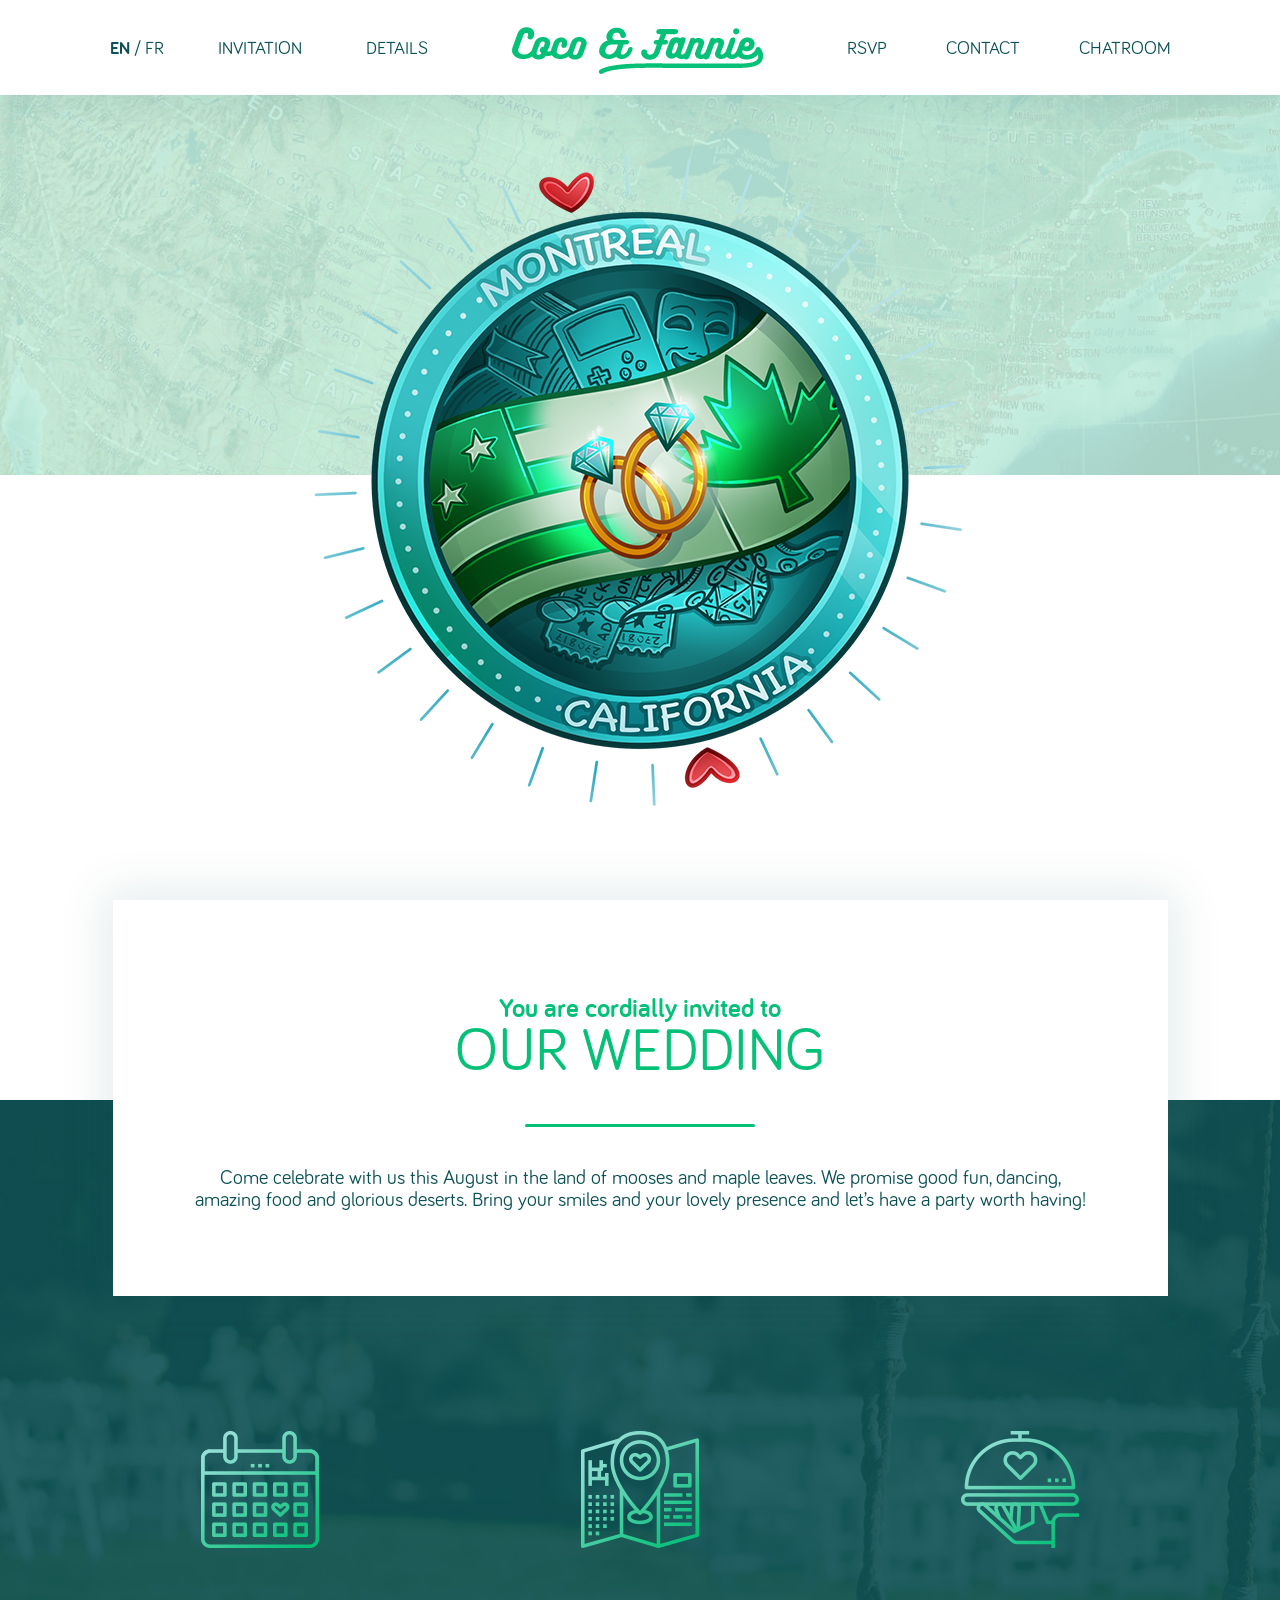
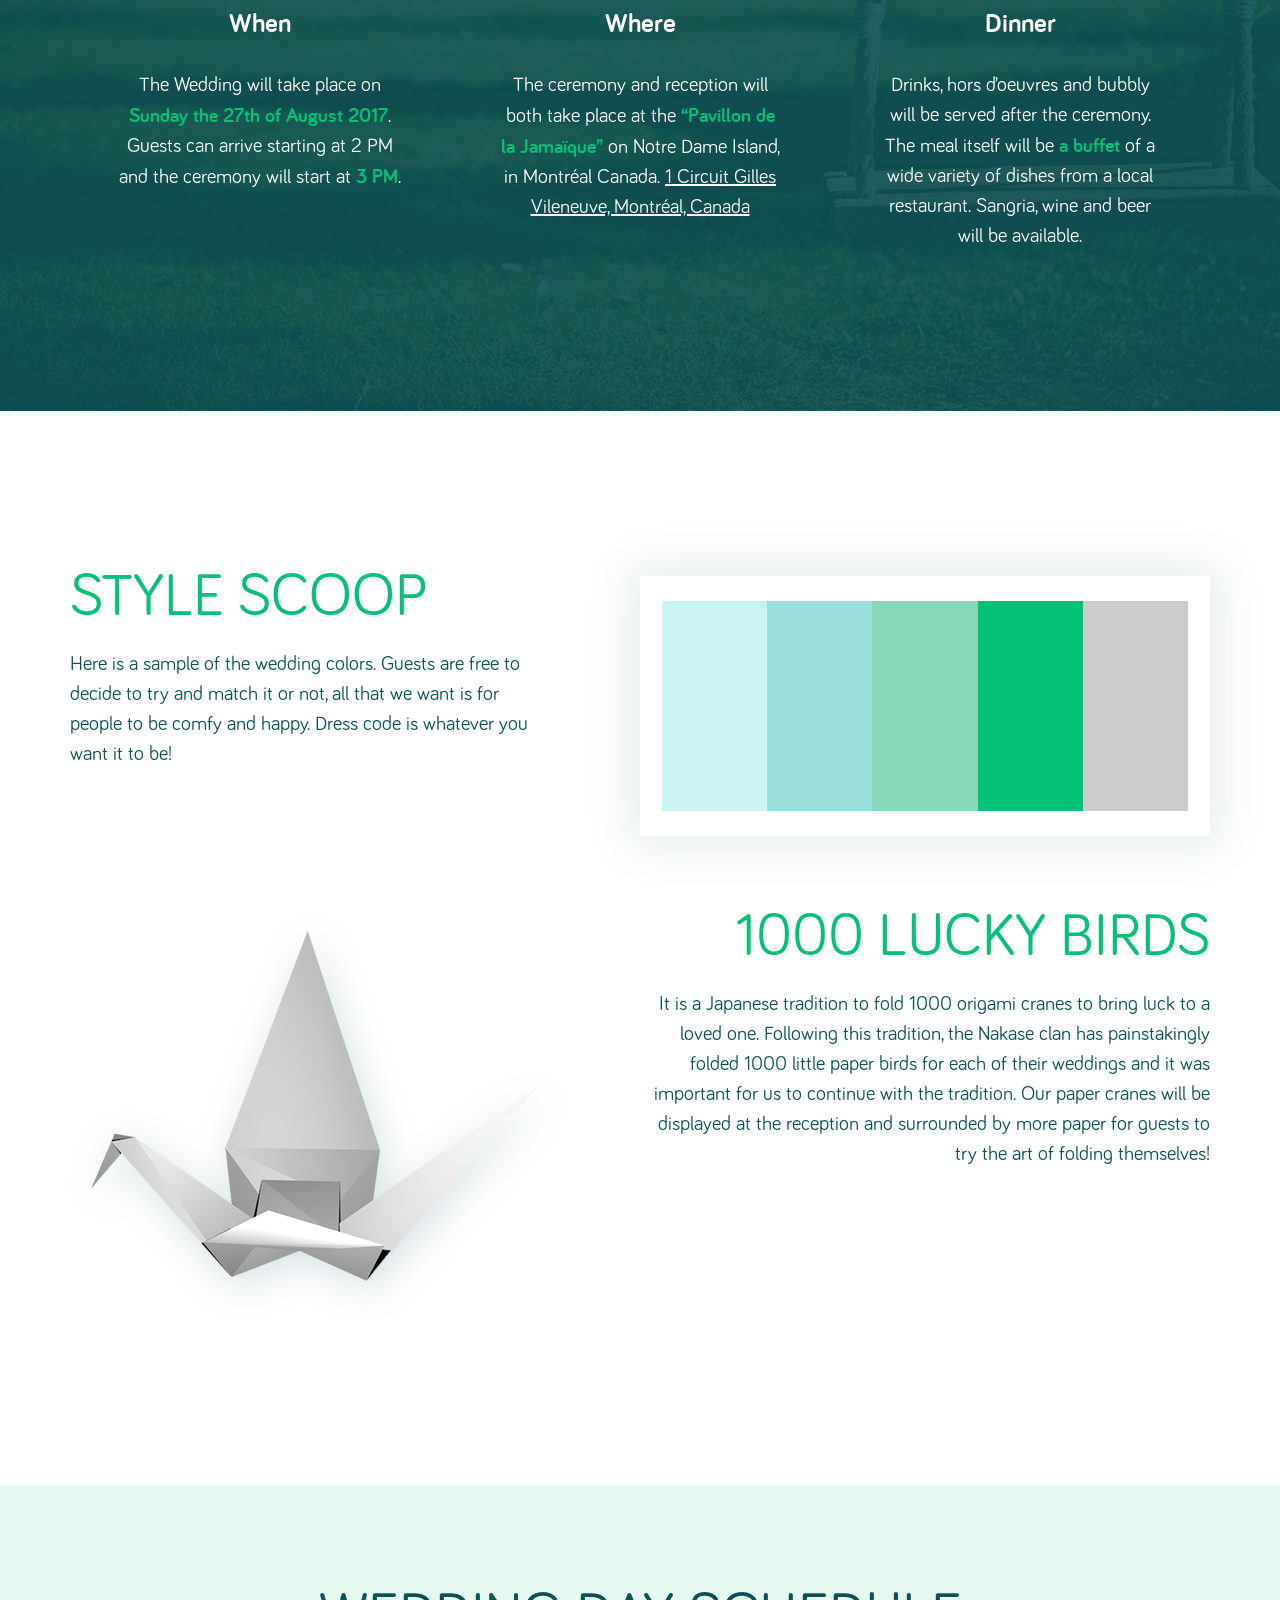
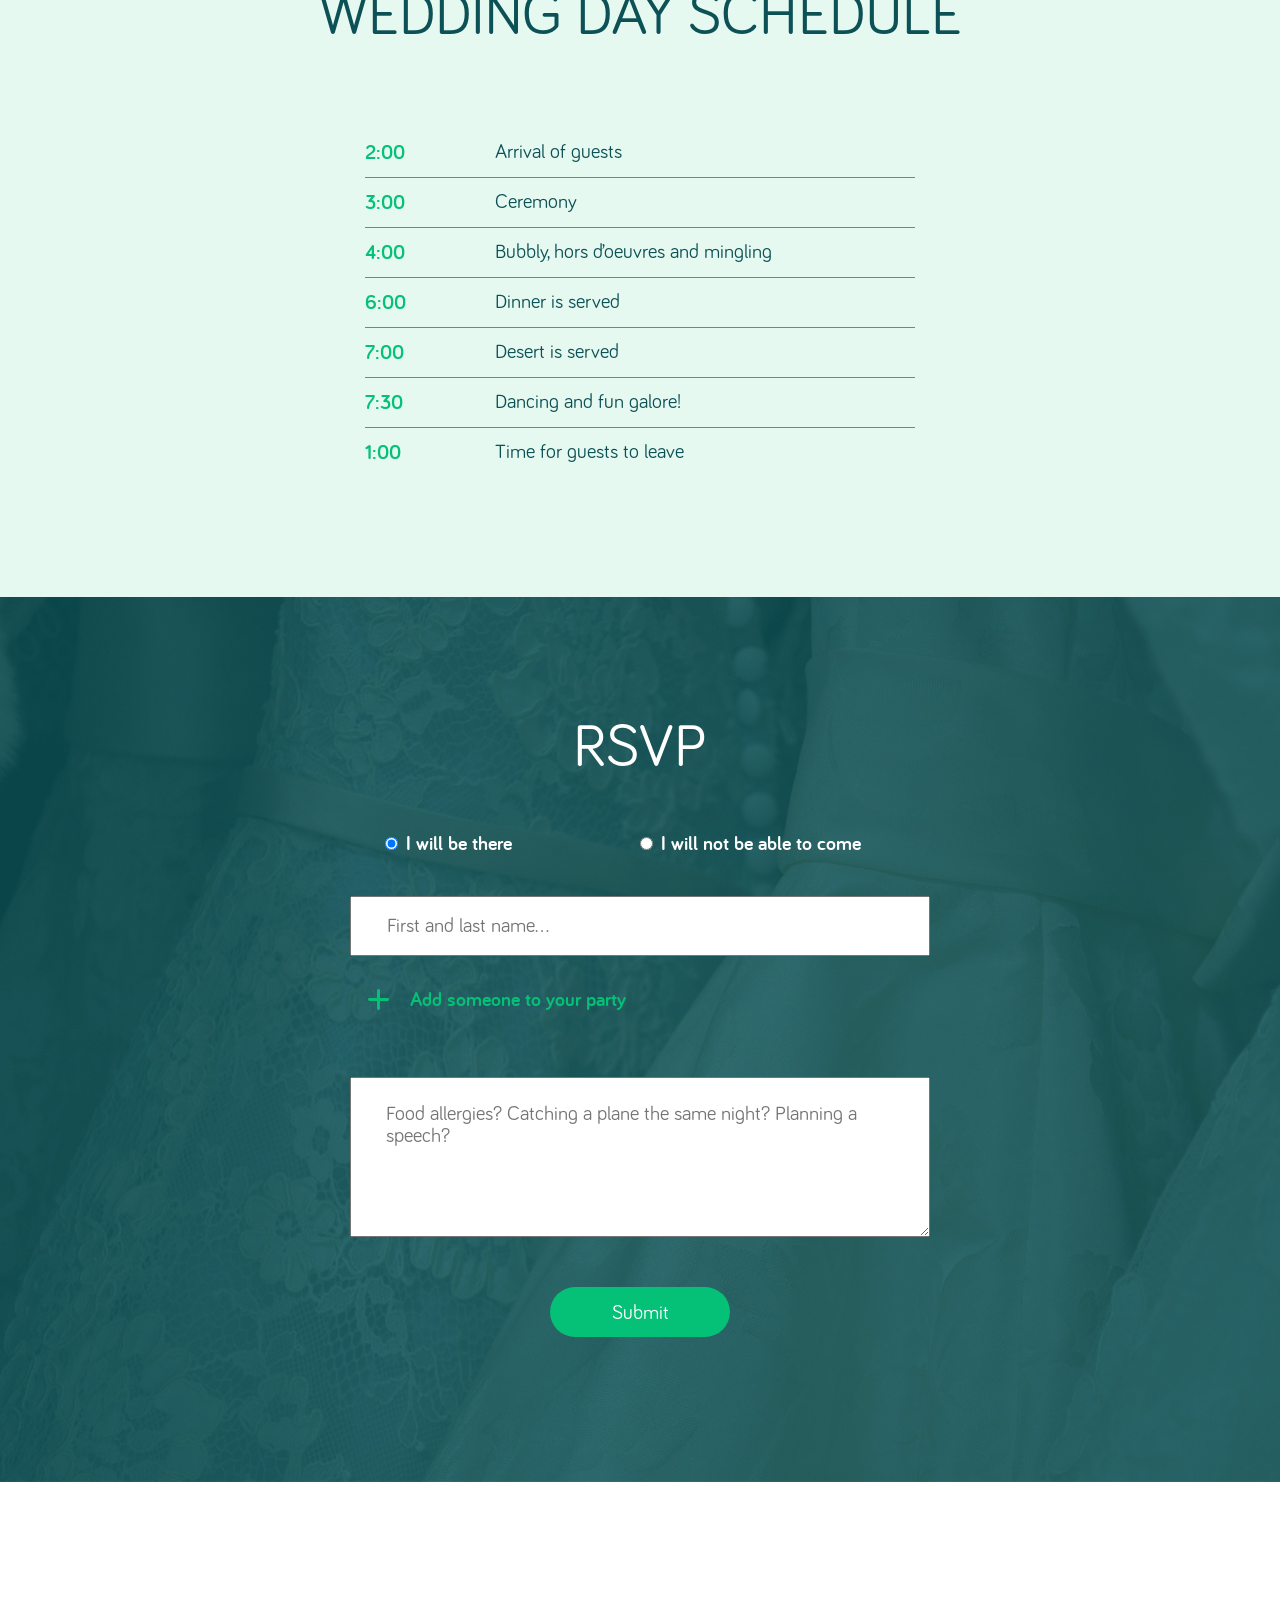
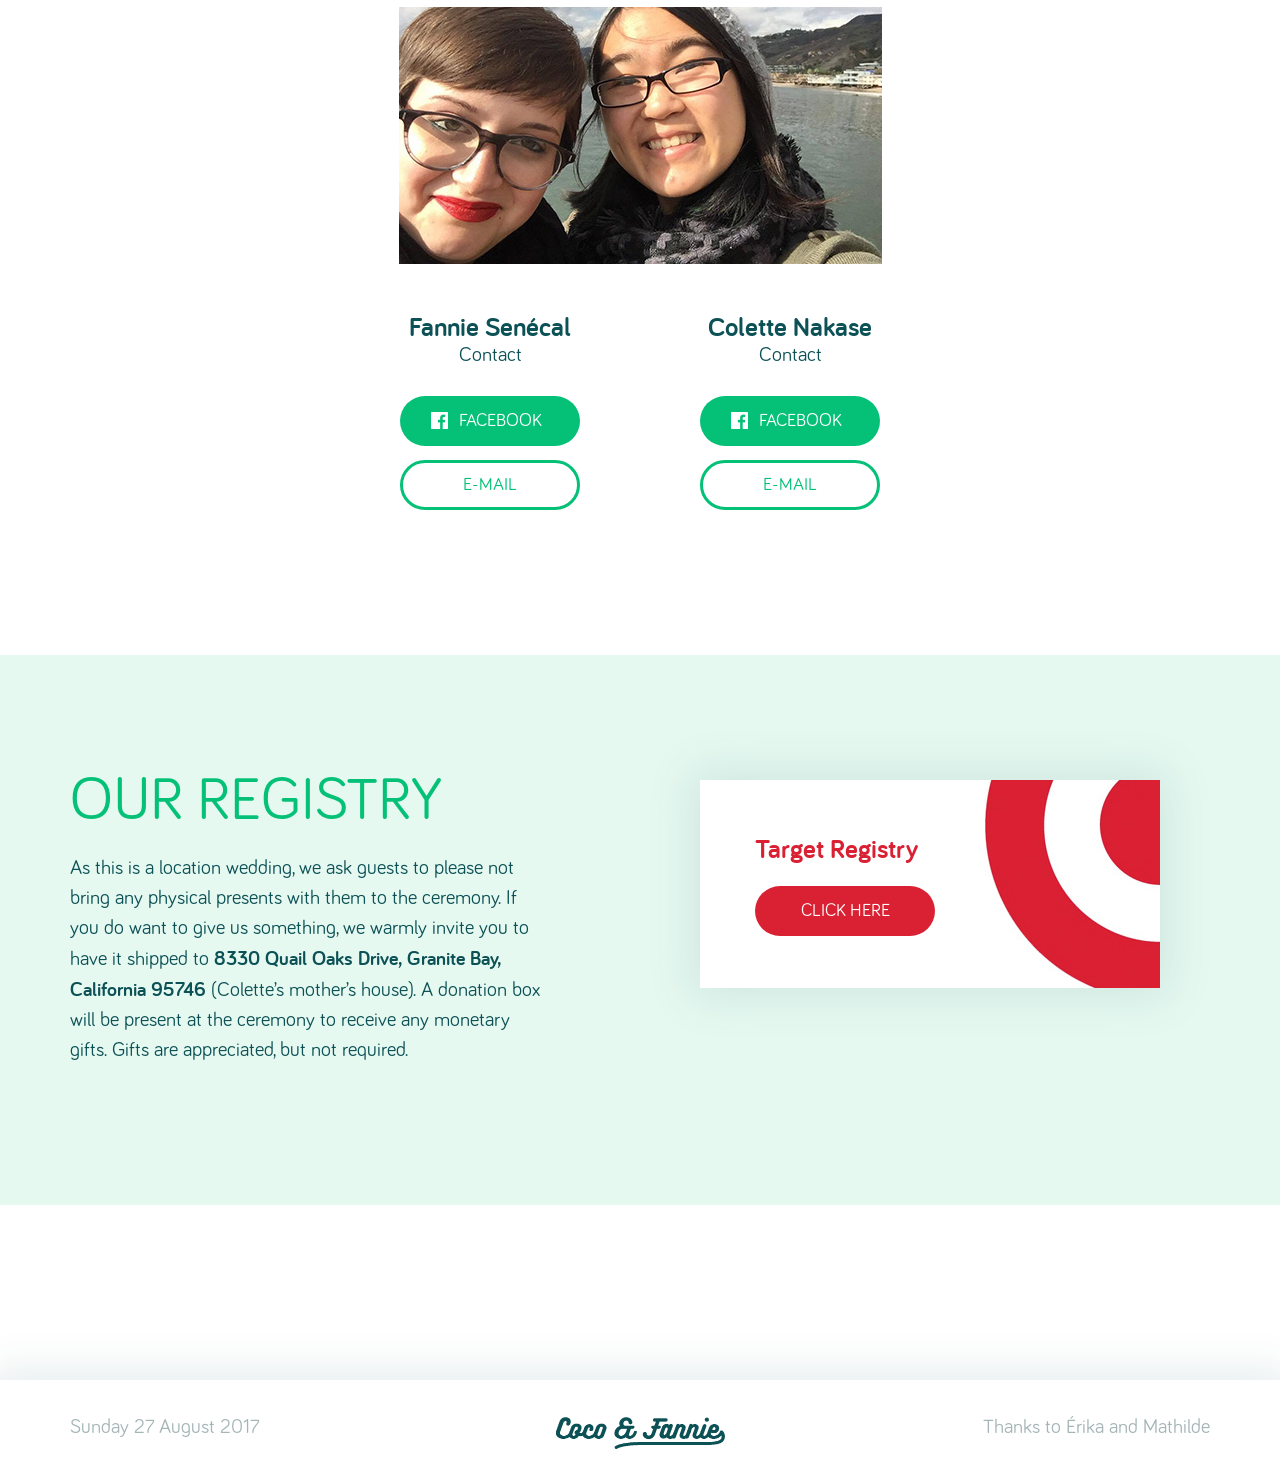
<file: en/index.html>
<!DOCTYPE html>
<html lang="en">
    <head>
        <meta charset="UTF-8">
        <title></title>
        <link rel="stylesheet" type="text/css" href="../styles/compiled/styles.css?4">
        <script src="../bower_components/jquery/dist/jquery.min.js"></script>
        <link rel="stylesheet" type="text/css" href="../bower_components/html5-placeholder-polyfill/dist/placeholder_polyfill.min.css">
        <script src="../bower_components/html5-placeholder-polyfill/dist/placeholder_polyfill.jquery.min.js"></script>
    </head>
    <body>

        <div id="fb-root"></div>
        <script>(function(d, s, id) {
          var js, fjs = d.getElementsByTagName(s)[0];
          if (d.getElementById(id)) return;
          js = d.createElement(s); js.id = id;
          js.src = "//connect.facebook.net/en_US/sdk.js#xfbml=1&version=v2.8&appId=1459578170728253";
          fjs.parentNode.insertBefore(js, fjs);
        }(document, 'script', 'facebook-jssdk'));</script>

        <header>
            <div class="centered-container">
                <span class="lang"><strong>EN</strong> / <a href="../fr/">FR</a></span>
                <a class="invitation" href="#invitation">Invitation</a>
                <a class="ou" href="#ou-quand-quoi">Details</a>
                <img src="../images/logo-header.png">
                <a class="rsvp" href="#rsvp">RSVP</a>
                <a class="contact" href="#contact">Contact</a>
                <a class="msg" href="#msg">Chatroom</a>
            </div>
        </header>
        <div class="logo-container">
            <div class="bg"></div>
            <img src="../images/logo.png"class="logo">
        </div>
        <div class="info-zone1" id="invitation">
            <div class="bg"></div>
            <div class="centered-container">
                <div class="box">
                    <h1>You are cordially invited to<br/> <span>Our Wedding</span></h1>
                    <div class="separator"></div>
                    <p>
                        Come celebrate with us this August in the land of mooses and maple leaves. We promise good fun, dancing, amazing food and glorious deserts. Bring your smiles and your lovely presence and let’s have a party worth having!
                    </p>
                </div>
                <div class="infos group">
                    <div class="info">
                        <img src="../images/icon-calendrier.png">
                        <h2>When</h2>
                        <p>The Wedding will take place on <strong>Sunday the 27th of August 2017</strong>. Guests can arrive starting at 2 PM and the ceremony will start at <strong>3 PM</strong>.</p>
                    </div>
                    <div class="info">
                        <img src="../images/icon-map.png">
                        <h2>Where</h2>
                        <p>
                            The ceremony and reception will both take place at the <strong>“Pavillon de la Jamaïque”</strong> on Notre Dame Island, in Montréal Canada. <a href="https://www.google.ca/maps/search/1+Circuit+Gilles+Villeneuve,+Ile+Notre-Dame,+Montr%C3%A9al,+Canada/@45.5034872,-73.5301003,17z/data=!3m1!4b1" target="_blank">1 Circuit Gilles Vileneuve, Montréal, Canada</a>
                        </p>
                    </div>
                    <div class="info">
                        <img src="../images/icon-buffet.png">
                        <h2>Dinner</h2>
                        <p>Drinks, hors d’oeuvres and bubbly will be served after the ceremony. The meal itself will be <strong>a buffet</strong> of a wide variety of dishes from a local restaurant. Sangria, wine and beer will be available.</p>
                    </div>
                </div>
            </div>
        </div>
        <div class="color-zone" id="ou-quand-quoi">
            <div class="centered-container">
                <div class="row group">
                    <div class="left">
                        <h1>
                            <span>STYLE SCOOP</span>
                        </h1>
                        <p>
                            Here is a sample of the wedding colors. Guests are free to decide to try and match it or not, all that we want is for people to be comfy and happy. Dress code is whatever you want it to be!
                        </p>
                    </div>
                    <div class="right">
                        <div class="colors group">
                            <div class="color color1"></div>
                            <div class="color color2"></div>
                            <div class="color color3"></div>
                            <div class="color color4"></div>
                            <div class="color color5"></div>
                        </div>
                    </div>
                </div>
                <div class="row group second">
                    <div class="left">
                        <img src="../images/crane.png" class="crane">
                    </div>
                    <div class="right">
                        <h1>
                            <span>1000 LUCKY BIRDS</span>
                        </h1>
                        <p>
                            It is a Japanese tradition to fold 1000 origami cranes to bring luck to a loved one. Following this tradition, the Nakase clan has painstakingly folded 1000 little paper birds for each of their weddings and it was important for us to continue with the tradition. Our paper cranes will be displayed at the reception and surrounded by more paper for guests to try the art of folding themselves!
                        </p>
                    </div>
                </div>
            </div>
        </div>
        
        <div class="schedule-zone">
            <div class="centered-container">
                <h1>
                    <span>WEDDING DAY SCHEDULE</span>
                </h1>
                <div class="list">
                    <div class="item"><div class="time">2:00</div><div class="text">Arrival of guests</div></div>
                    <div class="item"><div class="time">3:00</div><div class="text">Ceremony</div></div>
                    <div class="item"><div class="time">4:00</div><div class="text">Bubbly, hors d’oeuvres and mingling</div></div>
                    <div class="item"><div class="time">6:00</div><div class="text">Dinner is served</div></div>
                    <div class="item"><div class="time">7:00</div><div class="text">Desert is served</div></div>
                    <div class="item"><div class="time">7:30</div><div class="text">Dancing and fun galore!</div></div>
                    <div class="item"><div class="time">1:00</div><div class="text">Time for guests to leave</div></div>
                </div>
            </div>
        </div>
        
        <div class="rsvp-zone" id="rsvp">
            <div class="bg"></div>
            <div class="centered-container">
                <h1><span>RSVP</span></h1>
                <div class="form">
                    <div class="checkbox">
                        <label><input type="radio" name="available" value="yes" checked/> I will be there</label>
                        <label><input type="radio" name="available" value="no"/> I will not be able to come</label>
                    </div>
                    <input type="text" class="name name1" placeholder="First and last name...">
                    <input type="text" class="name name2" placeholder="First and last name...">
                    <input type="text" class="name name3" placeholder="First and last name...">
                    <input type="text" class="name name4" placeholder="First and last name...">
                    <input type="text" class="name name5" placeholder="First and last name...">
                    <a href="#" class="add-name bt">Add someone to your party</a>
                    <textarea class="comments" placeholder="Food allergies? Catching a plane the same night? Planning a speech?"></textarea>
                    <div class="submit-container"><input class="submit bt" type="submit"  value="Submit" /></div>
                </div>
                <div class="form-complete hidden">
                    <h2>Thank you for your presence!</h2>
                </div>
            </div>
        </div>
        <div class="profiles-zone" id="contact">
            <div class="centered-container">
                <div class="photo-container">
                    <img src="../images/photo-profile.jpg">
                </div>
                <div class="list group">
                    <div class="profile">
                        <div class="name">Fannie Senécal</div>
                        <div class="label">Contact</div>
                        <a target="_blank" href="https://www.facebook.com/profile.php?id=707054148" class="facebook bt">Facebook</a>
                        <a id="fannie-email" href="#" class="email bt">E-mail</a>
                        <script type="text/javascript">
                            document.getElementById('fannie-email').href="mailto:" + "fannie.senecal" + "@" + "gmail.com"
                        </script>
                    </div>
                     <div class="profile">
                        <div class="name">Colette Nakase</div>
                        <div class="label">Contact</div>
                        <a target="_blank" href="https://www.facebook.com/coco.nakase" class="facebook bt">Facebook</a>
                        <a id="colette-email" href="#" class="email bt">E-mail</a>
                        <script type="text/javascript">
                            document.getElementById('colette-email').href="mailto:" + "cocomoco94" + "@" + "yahoo.com"
                        </script>
                    </div>
                </div>
            </div>
        </div>
        <div class="target-zone" id="msg">
            <div class="centered-container group">
                <div class="left">
                    <h1>
                        <span>OUR REGISTRY</span>
                    </h1>
                    <p>
                        As this is a location wedding, we ask guests to please not bring any physical presents with them to the ceremony. If you do want to give us something, we warmly invite you to have it shipped to <strong>8330 Quail Oaks Drive, Granite Bay, California 95746</strong> (Colette’s mother’s house). A donation box will be present at the ceremony to receive any monetary gifts. Gifts are appreciated, but not required.
                    </p>
                </div>
                <div class="right">
                    <div class="box">
                        <div class="bg"></div>
                        <div class="content">
                            <h2>Target Registry</h2>
                            <a target="_blank" href="https://www-secure.target.com/gift-registry/gift/CocoandFannie" class="bt">Click here</a> <!-- Click here -->
                        </div>
                    </div>
                </div>
            </div>
        </div>
        <div class="facebook-zone">
            <div class="centered-container">
                <div class="fb-comments" data-href="http://cocoandfannieswedding.com" data-width="1140" data-numposts="10" data-order-by="reverse_time"></div>
            </div>
        </div>
        <footer>
            <div class="centered-container">
                <div class="left">
                    Sunday 27 August 2017
                </div>
                <div class="center">
                    <img src="../images/logo-footer.png" />
                </div>
                <div class="right">
                    Thanks to Érika and Mathilde
                </div>
            </div>
        </footer>
        <div class="debug"></div>

        <script src="../js/form.js"></script>
        <script src="../js/menu.js"></script>
    </body>
</html>
</file>
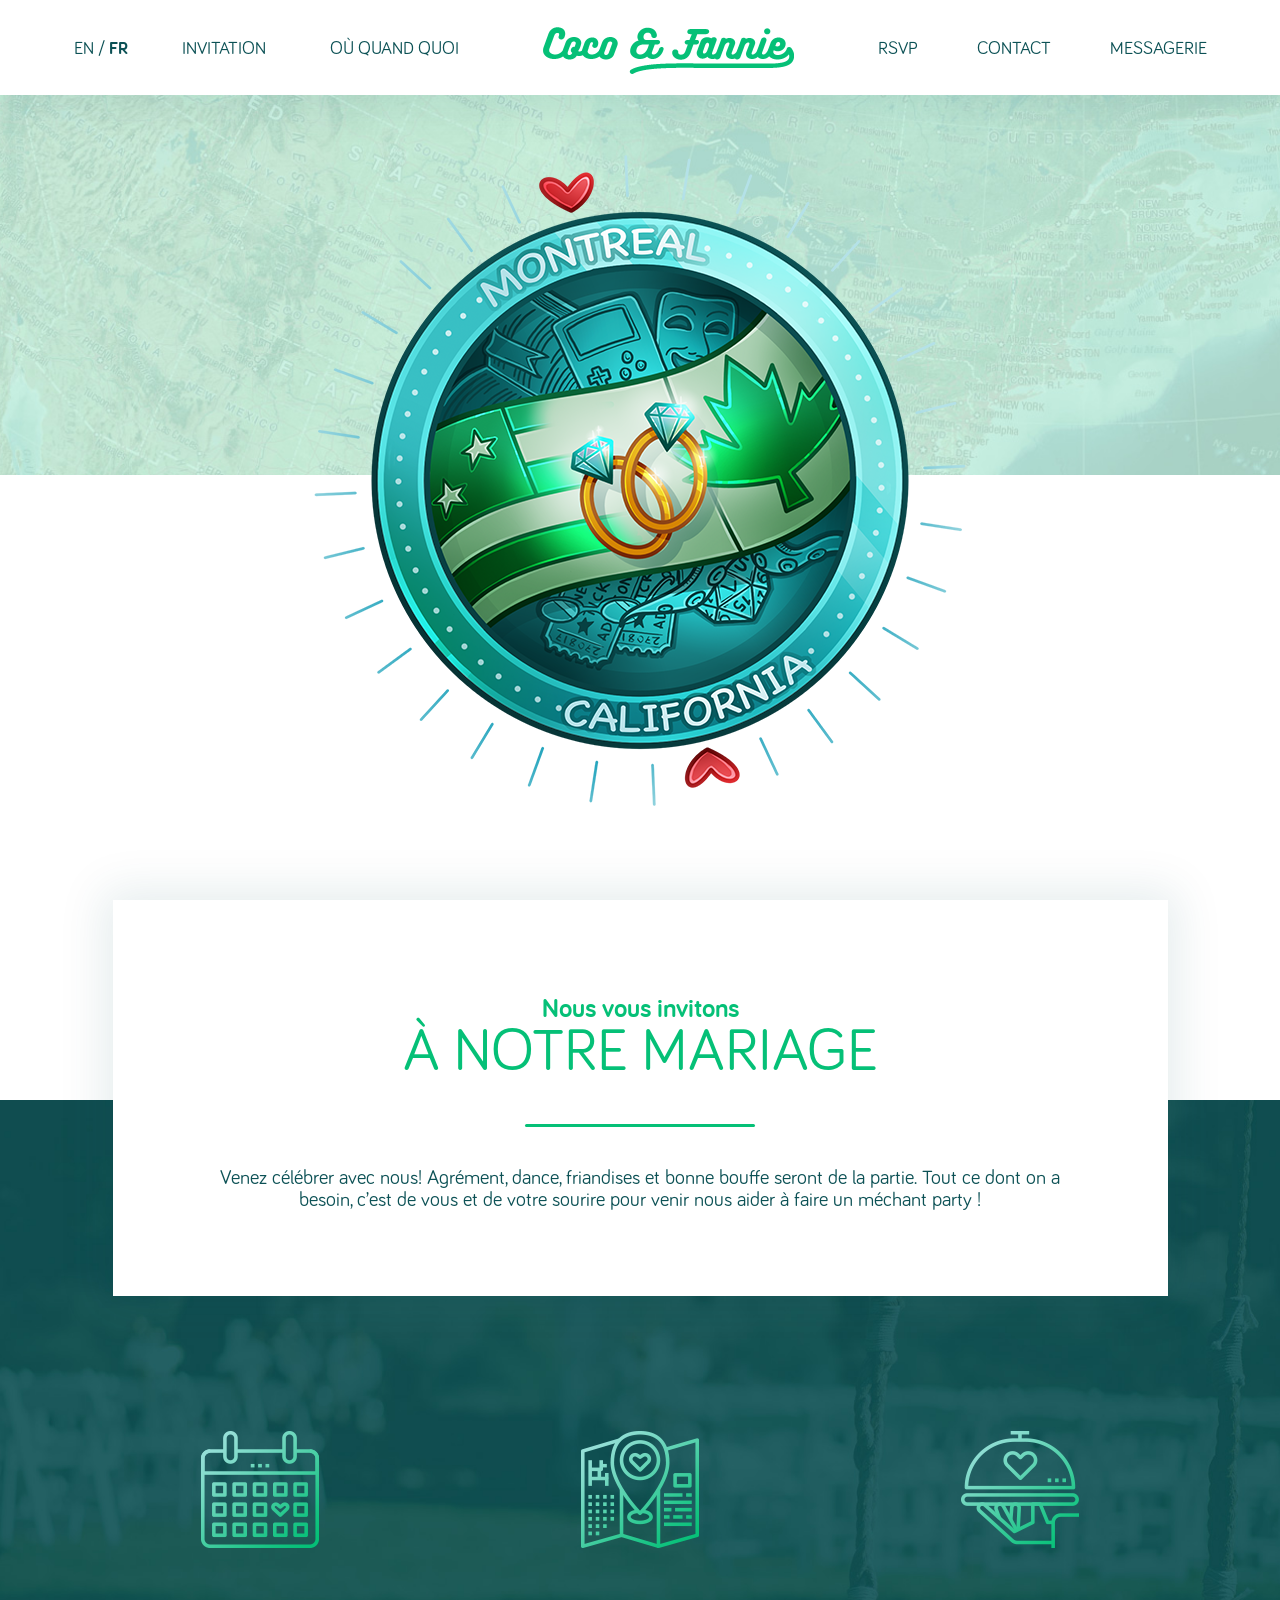
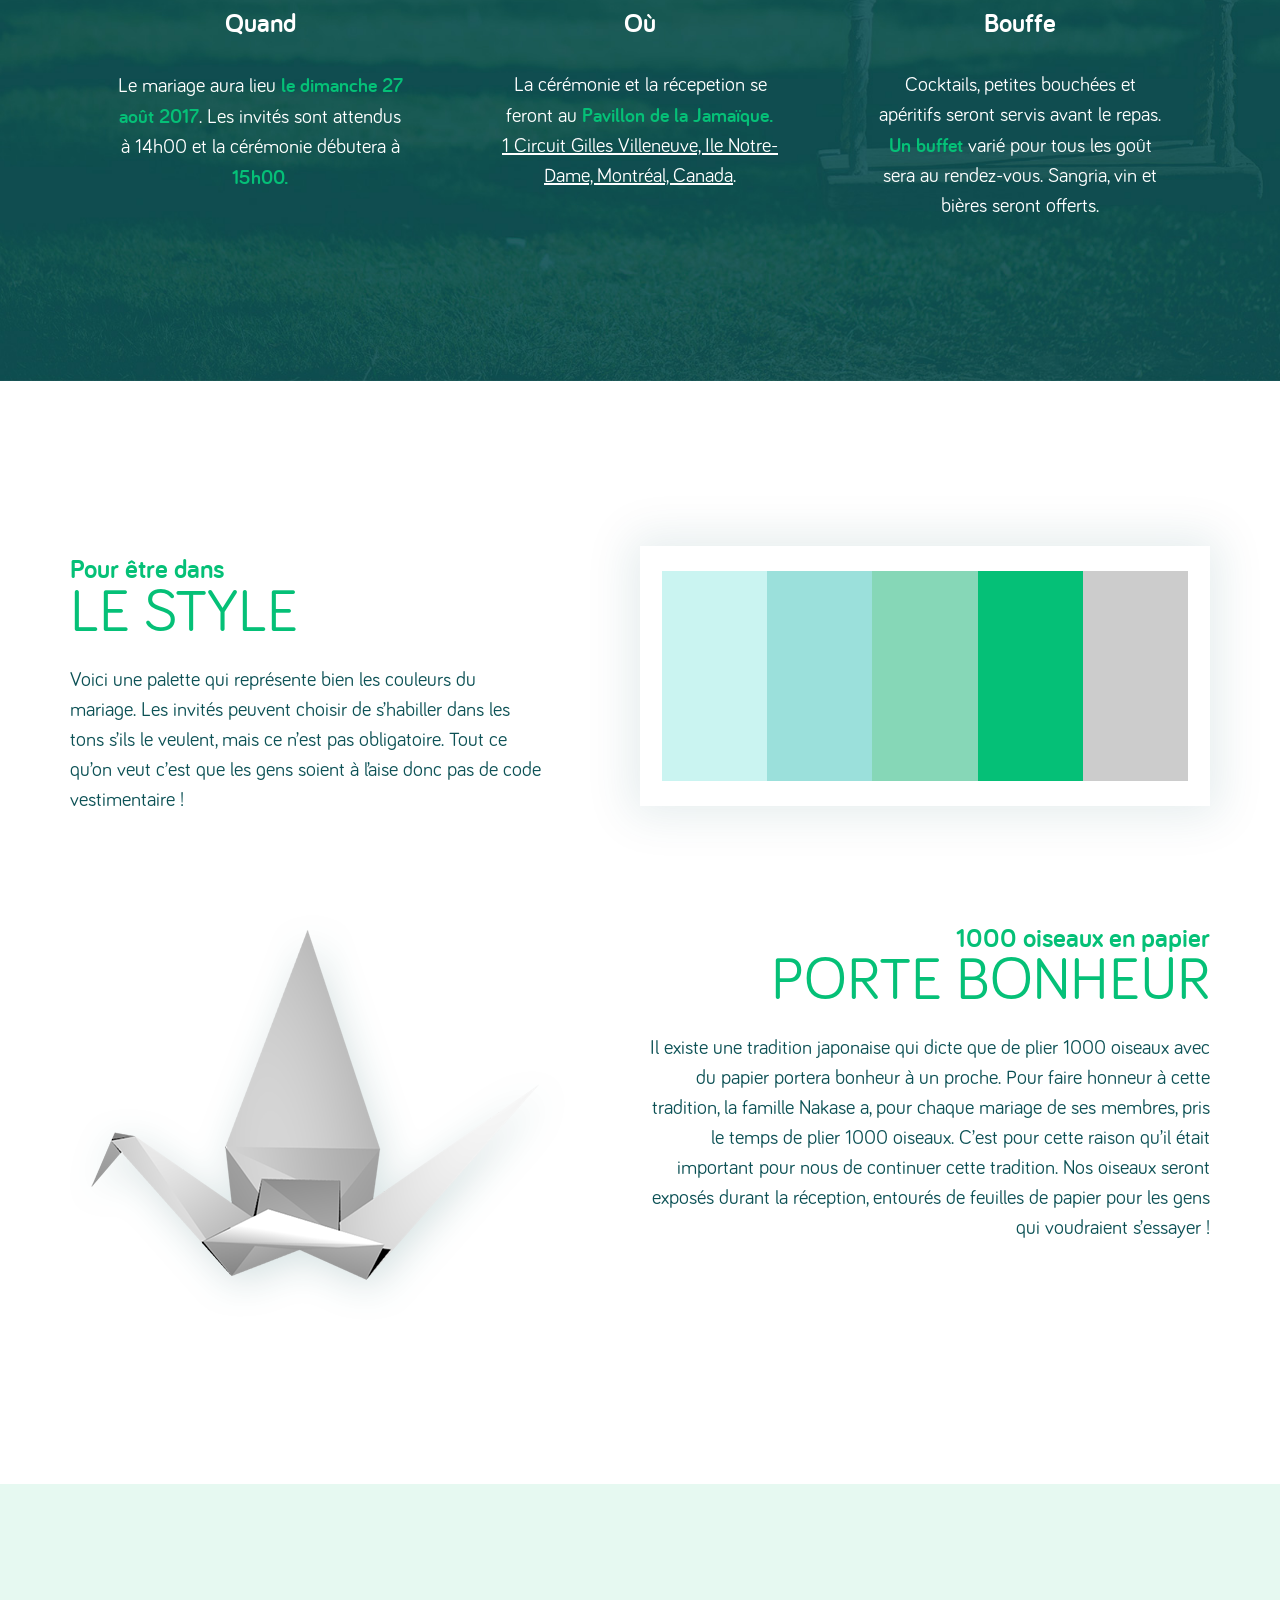
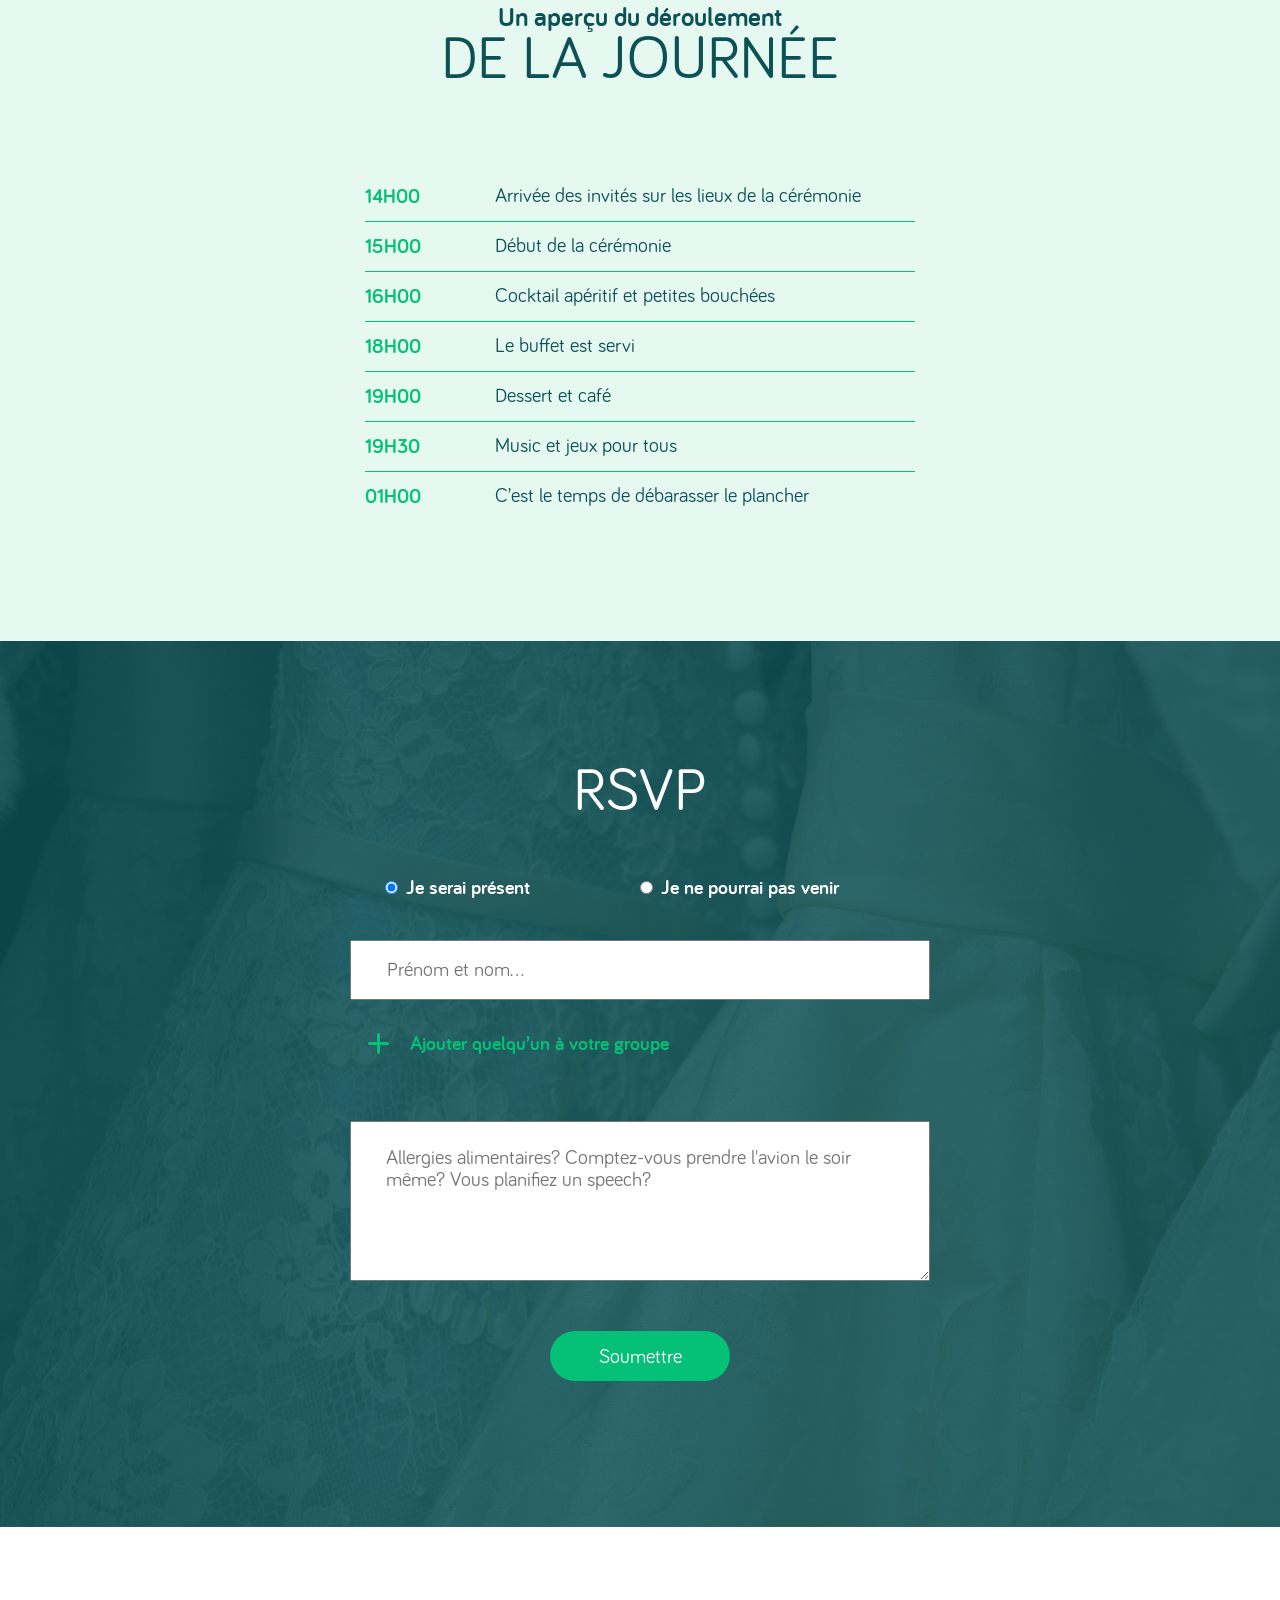
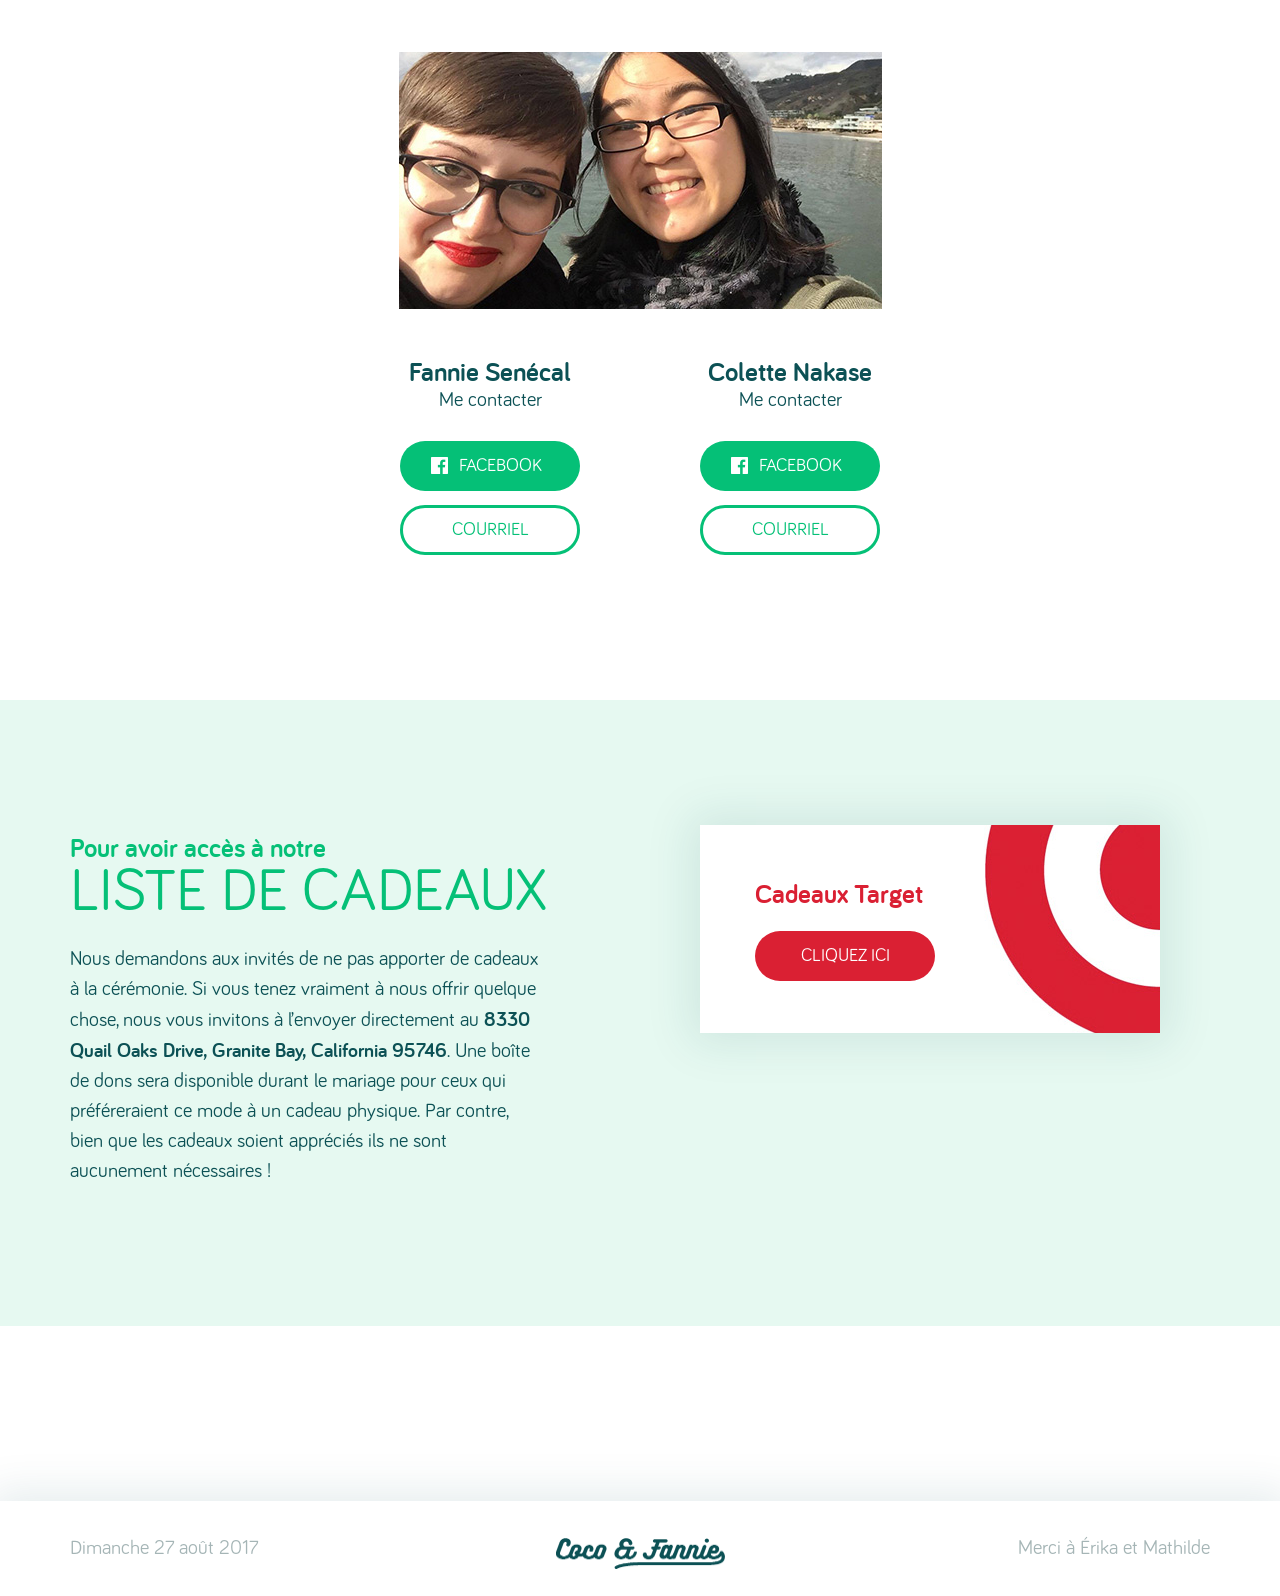
<file: fr/index.html>
<!DOCTYPE html>
<html lang="fr">
    <head>
        <meta charset="UTF-8">
        <title></title>
        <link rel="stylesheet" type="text/css" href="../styles/compiled/styles.css?4">
        <script src="../bower_components/jquery/dist/jquery.min.js"></script>
        <link rel="stylesheet" type="text/css" href="../bower_components/html5-placeholder-polyfill/dist/placeholder_polyfill.min.css">
        <script src="../bower_components/html5-placeholder-polyfill/dist/placeholder_polyfill.jquery.min.js"></script>
    </head>
    <body>

        <div id="fb-root"></div>
        <script>(function(d, s, id) {
          var js, fjs = d.getElementsByTagName(s)[0];
          if (d.getElementById(id)) return;
          js = d.createElement(s); js.id = id;
          js.src = "//connect.facebook.net/fr_CA/sdk.js#xfbml=1&version=v2.8&appId=1459578170728253";
          fjs.parentNode.insertBefore(js, fjs);
        }(document, 'script', 'facebook-jssdk'));</script>

        <header>
            <div class="centered-container">
                <span class="lang"><a href="../en/">EN</a> / <strong>FR</strong></span>
                <a class="invitation" href="#invitation">Invitation</a>
                <a class="ou" href="#ou-quand-quoi">Où quand quoi</a>
                <img src="../images/logo-header.png">
                <a class="rsvp" href="#rsvp">Rsvp</a>
                <a class="contact" href="#contact">Contact</a>
                <a class="msg" href="#msg">Messagerie</a>
            </div>
        </header>
        <div class="logo-container">
            <div class="bg"></div>
            <img src="../images/logo.png"class="logo">
        </div>
        <div class="info-zone1" id="invitation">
            <div class="bg"></div>
            <div class="centered-container">
                <div class="box">
                    <h1>Nous vous invitons<br/> <span>à notre mariage</span></h1>
                    <div class="separator"></div>
                    <p>
                        Venez célébrer avec nous! Agrément, dance, friandises et bonne bouffe seront de la partie. Tout ce dont on a besoin, c’est de vous et de votre sourire pour venir nous aider à faire un méchant party !
                    </p>
                </div>
                <div class="infos group">
                    <div class="info">
                        <img src="../images/icon-calendrier.png">
                        <h2>Quand</h2>
                        <p>Le mariage aura lieu <strong>le dimanche 27 août 2017</strong>. Les invités sont attendus à 14h00 et la cérémonie débutera à <strong>15h00.</strong></p>
                    </div>
                    <div class="info">
                        <img src="../images/icon-map.png">
                        <h2>Où</h2>
                        <p>La cérémonie et la récepetion se feront au <strong>Pavillon de la Jamaïque.</strong> <br/><a href="https://www.google.ca/maps/search/1+Circuit+Gilles+Villeneuve,+Ile+Notre-Dame,+Montr%C3%A9al,+Canada/@45.5034872,-73.5301003,17z/data=!3m1!4b1" target="_blank">1 Circuit Gilles Villeneuve, Ile Notre-Dame, Montréal, Canada</a>.</p>
                    </div>
                    <div class="info">
                        <img src="../images/icon-buffet.png">
                        <h2>Bouffe</h2>
                        <p>Cocktails, petites bouchées et apéritifs seront servis avant le repas. <strong>Un buffet</strong> varié pour tous les goût sera au rendez-vous. Sangria, vin et bières seront offerts.</p>
                    </div>
                </div>
            </div>
        </div>
        <div class="color-zone" id="ou-quand-quoi">
            <div class="centered-container">
                <div class="row group">
                    <div class="left">
                        <h1>
                            Pour être dans <br/>
                            <span>le style</span>
                        </h1>
                        <p>
                            Voici une palette qui représente bien les couleurs du mariage. Les invités peuvent choisir de s’habiller dans les tons s’ils le veulent, mais ce n’est pas obligatoire. Tout ce qu’on veut c’est que les gens soient à l’aise donc pas de code vestimentaire !
                        </p>
                    </div>
                    <div class="right">
                        <div class="colors group">
                            <div class="color color1"></div>
                            <div class="color color2"></div>
                            <div class="color color3"></div>
                            <div class="color color4"></div>
                            <div class="color color5"></div>
                        </div>
                    </div>
                </div>
                <div class="row group second">
                    <div class="left">
                        <img src="../images/crane.png" class="crane">
                    </div>
                    <div class="right">
                        <h1>
                            1000 oiseaux en papier<br/>
                            <span>porte bonheur</span>
                        </h1>
                        <p>
                            Il existe une tradition japonaise qui dicte que de plier 1000 oiseaux avec du papier portera bonheur à un proche. Pour faire honneur à cette tradition, la famille Nakase a, pour chaque mariage de ses membres, pris le temps de plier 1000 oiseaux. C’est pour cette raison qu’il était important pour nous de continuer cette tradition. Nos oiseaux seront exposés durant la réception, entourés de feuilles de papier pour les gens qui voudraient s’essayer !
                        </p>
                    </div>
                </div>
            </div>
        </div>
        <div class="schedule-zone">
            <div class="centered-container">
                <h1>
                    Un aperçu du déroulement<br/>
                    <span>de la journée</span>
                </h1>
                <div class="list">
                    <div class="item"><div class="time">14H00</div><div class="text">Arrivée des invités sur les lieux de la cérémonie</div></div>
                    <div class="item"><div class="time">15H00</div><div class="text">Début de la cérémonie</div></div>
                    <div class="item"><div class="time">16H00</div><div class="text">Cocktail apéritif et petites bouchées</div></div>
                    <div class="item"><div class="time">18H00</div><div class="text">Le buffet est servi</div></div>
                    <div class="item"><div class="time">19H00</div><div class="text">Dessert et café</div></div>
                    <div class="item"><div class="time">19H30</div><div class="text">Music et jeux pour tous</div></div>
                    <div class="item"><div class="time">01H00</div><div class="text">C’est le temps de débarasser le plancher</div></div>
                </div>
            </div>
        </div>
        <div class="rsvp-zone" id="rsvp">
            <div class="bg"></div>
            <div class="centered-container">
                <h1><span>RSVP</span></h1>
                <div class="form">
                    <div class="checkbox">
                        <label><input type="radio" name="available" value="yes" checked/> Je serai présent</label>
                        <label><input type="radio" name="available" value="no"/> Je ne pourrai pas venir</label>
                    </div>
                    <input type="text" class="name name1" placeholder="Prénom et nom...">
                    <input type="text" class="name name2" placeholder="Prénom et nom...">
                    <input type="text" class="name name3" placeholder="Prénom et nom...">
                    <input type="text" class="name name4" placeholder="Prénom et nom...">
                    <input type="text" class="name name5" placeholder="Prénom et nom...">
                    <a href="#" class="add-name bt">Ajouter quelqu’un à votre groupe</a>
                    <textarea class="comments" placeholder="Allergies alimentaires? Comptez-vous prendre l'avion le soir même? Vous planifiez un speech?"></textarea>
                    <div class="submit-container"><input class="submit bt" type="submit"  value="Soumettre" /></div>
                </div>
                <div class="form-complete hidden">
                    <h2>Merci de votre présence!</h2>
                </div>
            </div>
        </div>
        <div class="profiles-zone" id="contact">
            <div class="centered-container">
                <div class="photo-container">
                    <img src="../images/photo-profile.jpg">
                </div>
                <div class="list group">
                    <div class="profile">
                        <div class="name">Fannie Senécal</div>
                        <div class="label">Me contacter</div>
                        <a target="_blank" href="https://www.facebook.com/profile.php?id=707054148" class="facebook bt">Facebook</a>
                        <a id="fannie-email" href="#" class="email bt">Courriel</a>
                        <script type="text/javascript">
                            document.getElementById('fannie-email').href="mailto:" + "fannie.senecal" + "@" + "gmail.com"
                        </script>
                    </div>
                     <div class="profile">
                        <div class="name">Colette Nakase</div>
                        <div class="label">Me contacter</div>
                        <a target="_blank" href="https://www.facebook.com/coco.nakase" class="facebook bt">Facebook</a>
                        <a id="colette-email" href="#" class="email bt">Courriel</a>
                        <script type="text/javascript">
                            document.getElementById('colette-email').href="mailto:" + "cocomoco94" + "@" + "yahoo.com"
                        </script>
                    </div>
                </div>
            </div>
        </div>
        <div class="target-zone" id="msg">
            <div class="centered-container group">
                <div class="left">
                    <h1>
                        Pour avoir accès à notre<br/>
                        <span>Liste de cadeaux</span>
                    </h1>
                    <p>
                        Nous demandons aux invités de ne pas apporter de cadeaux à la cérémonie. Si vous tenez vraiment à nous offrir quelque chose, nous vous invitons à l’envoyer directement au <strong>8330 Quail Oaks Drive, Granite Bay, California 95746</strong>. Une boîte de dons sera disponible durant le mariage pour ceux qui préféreraient ce mode à un cadeau physique. Par contre, bien que les cadeaux soient appréciés ils ne sont aucunement nécessaires !
                    </p>
                </div>
                <div class="right">
                    <div class="box">
                        <div class="bg"></div>
                        <div class="content">
                            <h2>Cadeaux Target</h2>
                            <a target="_blank" href="https://www-secure.target.com/gift-registry/gift/CocoandFannie" class="bt">Cliquez ici</a> <!--  -->
                        </div>
                    </div>
                </div>
            </div>
        </div>
        <div class="facebook-zone">
            <div class="centered-container">
                <div class="fb-comments" data-href="http://cocoandfannieswedding.com" data-width="1140" data-numposts="10" data-order-by="reverse_time"></div>
            </div>
        </div>
        <footer>
            <div class="centered-container">
                <div class="left">
                    Dimanche 27 août 2017
                </div>
                <div class="center">
                    <img src="../images/logo-footer.png" />
                </div>
                <div class="right">
                    Merci à Érika et Mathilde
                </div>
            </div>
        </footer>
        <div class="debug"></div>

        <script src="../js/form.js"></script>
        <script src="../js/menu.js"></script>
    </body>
</html>
</file>
<file: styles/compiled/styles.css>
@import url(../../fonts/Bariol_Regular_Italic_Webfont/stylesheet.css);
@import url(../../fonts/Bariol_Regular_Webfont/stylesheet.css);
@import url(../../fonts/Bariol_Regular_Light_Webfont/stylesheet.css);
@import url(../../fonts/Bariol_Regular_Bold_Webfont/stylesheet.css);
@import url(../../fonts/Bariol_Serif_Regular_Webfont/stylesheet.css);
/*
font-family: 'bariol_regularregular';
font-family: 'bariolregular_light';
font-family: 'bariolregular_bold';
*/
html, body {
  margin: 0px;
  padding: 0px;
  font-size: 16px;
  height: 100%; }

body {
  color: #0c5155;
  min-width: 1200px; }

body, input, textarea {
  font-family: 'bariol_regularregular';
  -webkit-font-smoothing: antialiased; }

.centered-container {
  position: relative;
  width: 1200px;
  margin: 0px auto;
  padding: 0px 30px;
  box-sizing: border-box; }

a {
  text-decoration: none;
  color: #0c5155; }

.row-eq-height {
  display: -webkit-box;
  display: -webkit-flex;
  display: -ms-flexbox;
  display: flex; }

.group::after {
  content: "";
  display: table;
  clear: both; }

h1 {
  line-height: 1.7em; }

.bt {
  cursor: pointer;
  transition: opacity 0.2s ease-in-out; }

.bt:hover {
  opacity: 0.75; }

header {
  position: relative;
  height: 95px;
  box-shadow: 0px 0px 43px 10px rgba(12, 81, 85, 0.1);
  text-align: center;
  z-index: 100; }
  header .lang {
    position: relative;
    text-transform: uppercase;
    font-size: 18px;
    line-height: 95px;
    display: inline-block; }
    header .lang strong {
      font-weight: normal;
      font-family: 'bariolregular_bold'; }
  header a {
    position: relative;
    text-transform: uppercase;
    font-size: 18px;
    line-height: 95px;
    display: inline-block;
    /*&:hover::after {
        content: '';
        display: block;
        position: absolute;
        bottom: -4px;
        left: 0px;
        right: 0px;
        height: 3px;
        border-radius: 3px;
    }*/ }
    header a::before {
      content: '';
      display: block;
      position: absolute;
      bottom: 32px;
      right: 50%;
      width: 0%;
      height: 3px;
      border-radius: 3px;
      background-color: #05c077;
      transition: width 0.2s cubic-bezier(0.075, 0.82, 0.165, 1); }
    header a::after {
      content: '';
      display: block;
      position: absolute;
      bottom: 32px;
      left: 50%;
      width: 0%;
      height: 3px;
      border-radius: 3px;
      background-color: #05c077;
      transition: width 0.2s cubic-bezier(0.075, 0.82, 0.165, 1); }
    header a:hover::before, header a:hover::after {
      width: 50%; }
    header a.invitation {
      margin-left: 50px; }
    header a.ou {
      margin-left: 60px; }
    header a.rsvp {
      margin-right: 55px; }
    header a.contact {
      margin-right: 55px; }
  header img {
    width: 251px;
    position: relative;
    top: 20px;
    display: inline-block;
    margin-left: 80px;
    margin-right: 80px; }

.logo-container {
  position: relative;
  text-align: center;
  padding-top: 60px; }
  .logo-container .logo {
    position: relative; }
  .logo-container .bg {
    position: absolute;
    top: 0px;
    left: 0px;
    width: 100%;
    height: 380px;
    background-image: url(../../images/logo-bg.jpg);
    background-repeat: no-repeat;
    background-size: cover;
    background-position: center; }

.info-zone1 {
  position: relative;
  margin-top: 90px;
  padding-bottom: 160px; }
  .info-zone1 .bg {
    position: absolute;
    top: 200px;
    bottom: 0px;
    left: 0px;
    width: 100%;
    background-image: url(../../images/text1-bg.jpg);
    background-repeat: no-repeat;
    background-size: cover;
    background-position: center; }
  .info-zone1 .box {
    position: relative;
    width: 1055px;
    box-shadow: 0px 0px 43px 10px rgba(12, 81, 85, 0.1);
    margin: 0px auto;
    padding: 85px 80px;
    box-sizing: border-box;
    background-color: #fff; }
    .info-zone1 .box h1 {
      text-align: center;
      margin: 0px;
      font-size: 27px;
      color: #05c077;
      font-weight: normal;
      font-family: 'bariolregular_bold'; }
      .info-zone1 .box h1 span {
        font-size: 60px;
        text-transform: uppercase;
        font-family: 'bariol_regularregular'; }
    .info-zone1 .box .separator {
      position: relative;
      left: 50%;
      background-color: #05c077;
      height: 3px;
      border-radius: 3px;
      width: 230px;
      margin: 40px 0px 40px -115px; }
    .info-zone1 .box p {
      margin: 0px;
      font-size: 20px;
      text-align: center; }
  .info-zone1 .infos {
    width: 1140px;
    position: relative;
    margin: 135px auto 0px; }
    .info-zone1 .infos .info {
      width: 380px;
      float: left;
      text-align: center;
      color: #fff; }
      .info-zone1 .infos .info h2 {
        font-size: 27px;
        font-weight: normal;
        font-family: 'bariolregular_bold';
        margin: 52px 0px 30px 0px; }
      .info-zone1 .infos .info p {
        margin: 0px;
        width: 285px;
        margin: 0px auto;
        font-size: 20px;
        line-height: 1.5em; }
        .info-zone1 .infos .info p strong {
          color: #05c077;
          font-family: 'bariolregular_bold'; }
        .info-zone1 .infos .info p a {
          color: #fff;
          text-decoration: underline;
          transition: opacity 0.15s ease; }
          .info-zone1 .infos .info p a:hover {
            opacity: 0.8; }

.color-zone {
  padding-top: 165px;
  padding-bottom: 160px; }
  .color-zone h1 {
    margin: 0px;
    font-size: 27px;
    color: #05c077;
    font-weight: normal;
    font-family: 'bariolregular_bold'; }
    .color-zone h1 span {
      font-size: 60px;
      text-transform: uppercase;
      font-family: 'bariol_regularregular'; }
  .color-zone p {
    font-size: 20px;
    line-height: 1.5em;
    width: 475px; }
    .color-zone p span {
      font-style: italic; }
  .color-zone .left {
    float: left;
    width: 50%; }
  .color-zone .right {
    float: right;
    width: 50%; }
    .color-zone .right .colors {
      padding: 25px 22px;
      box-shadow: 0px 0px 43px 10px rgba(12, 81, 85, 0.1); }
      .color-zone .right .colors .color {
        height: 210px;
        width: 20%;
        float: left; }
        .color-zone .right .colors .color.color1 {
          background-color: #caf4f1; }
        .color-zone .right .colors .color.color2 {
          background-color: #9be0db; }
        .color-zone .right .colors .color.color3 {
          background-color: #86d7b7; }
        .color-zone .right .colors .color.color4 {
          background-color: #05c077; }
        .color-zone .right .colors .color.color5 {
          background-color: #CCC; }
  .color-zone .row.second {
    margin-top: 80px; }
    .color-zone .row.second h1, .color-zone .row.second p {
      width: auto;
      text-align: right; }

.schedule-zone {
  padding: 110px 0px 120px 0px;
  background-color: #e6f9f1; }
  .schedule-zone h1 {
    text-align: center;
    margin: 0px;
    font-size: 27px;
    color: #0c5155;
    font-weight: normal;
    font-family: 'bariolregular_bold'; }
    .schedule-zone h1 span {
      font-size: 60px;
      text-transform: uppercase;
      font-family: 'bariol_regularregular'; }
  .schedule-zone .list {
    width: 550px;
    margin: 0px auto;
    margin-top: 80px; }
    .schedule-zone .list .item {
      font-size: 20px;
      line-height: 49px;
      border-top: 1px solid #05c077; }
      .schedule-zone .list .item:first-child {
        border-top: none; }
      .schedule-zone .list .item .time {
        font-family: 'bariolregular_bold';
        color: #05c077;
        width: 130px;
        float: left; }

.rsvp-zone {
  position: relative;
  padding-top: 130px;
  padding-bottom: 100px;
  color: #fff; }
  .rsvp-zone .bg {
    position: absolute;
    top: 0px;
    bottom: 0px;
    left: 0px;
    width: 100%;
    background-image: url(../../images/rsvp-bg.jpg);
    background-repeat: no-repeat;
    background-size: cover;
    background-position: center; }
  .rsvp-zone .centered-container {
    position: relative; }
  .rsvp-zone h1 {
    text-align: center;
    margin: 0px;
    font-size: 27px;
    font-weight: normal;
    font-family: 'bariolregular_bold'; }
    .rsvp-zone h1 span {
      font-size: 60px;
      text-transform: uppercase;
      font-family: 'bariol_regularregular'; }
  .rsvp-zone .form {
    width: 580px;
    margin: 50px auto 0px;
    transition: max-height 1s ease, opacity 0.3s ease;
    max-height: 590px;
    opacity: 1; }
    .rsvp-zone .form.hidden {
      max-height: 0px;
      opacity: 0; }
    .rsvp-zone .form .checkbox {
      width: 520px;
      margin: 0px auto 40px auto;
      font-size: 20px;
      font-family: 'bariolregular_bold'; }
      .rsvp-zone .form .checkbox label {
        display: inline-block;
        width: 250px; }
    .rsvp-zone .form input.name {
      display: block;
      width: 100%;
      height: 60px;
      line-height: 60px;
      padding: 0px 35px;
      box-sizing: border-box;
      font-size: 20px; }
      .rsvp-zone .form input.name.name2, .rsvp-zone .form input.name.name3, .rsvp-zone .form input.name.name4, .rsvp-zone .form input.name.name5 {
        margin-top: 10px;
        display: none; }
        .rsvp-zone .form input.name.name2.active, .rsvp-zone .form input.name.name3.active, .rsvp-zone .form input.name.name4.active, .rsvp-zone .form input.name.name5.active {
          display: block; }
    .rsvp-zone .form a.add-name {
      position: relative;
      font-family: 'bariolregular_bold';
      color: #05c077;
      font-size: 20px;
      display: block;
      margin-left: 60px;
      margin-top: 30px; }
      .rsvp-zone .form a.add-name::before {
        content: '';
        position: absolute;
        top: 50%;
        left: -32px;
        background-image: url(../../images/icon-add.png);
        width: 21px;
        height: 21px;
        margin-top: -10px;
        margin-left: -10px; }
    .rsvp-zone .form textarea {
      display: block;
      margin-top: 65px;
      box-sizing: border-box;
      font-size: 20px;
      width: 100%;
      padding: 25px 35px;
      box-sizing: border-box;
      height: 160px; }
    .rsvp-zone .form .submit-container {
      text-align: center;
      margin-top: 50px; }
      .rsvp-zone .form .submit-container .submit {
        display: inline-block;
        width: 180px;
        height: 50px;
        line-height: 50px;
        text-align: center;
        color: #fff;
        font-size: 20px;
        background: none;
        border: none;
        background-color: #05c077;
        border-radius: 50px; }
  .rsvp-zone .form-complete {
    opacity: 1; }
    .rsvp-zone .form-complete.hidden {
      opacity: 0; }
    .rsvp-zone .form-complete h2 {
      text-align: center;
      margin-top: 0px; }

.profiles-zone {
  padding: 125px 0px 145px; }
  .profiles-zone .photo-container {
    text-align: center; }
  .profiles-zone .list {
    margin: 0px auto;
    width: 600px; }
    .profiles-zone .list .profile {
      width: 50%;
      float: left;
      text-align: center; }
      .profiles-zone .list .profile .name {
        font-family: 'bariolregular_bold';
        font-size: 27px;
        margin-top: 40px; }
      .profiles-zone .list .profile .label {
        font-size: 20px; }
      .profiles-zone .list .profile .facebook, .profiles-zone .list .profile .email {
        position: relative;
        display: inline-block;
        width: 180px;
        height: 50px;
        line-height: 50px;
        border-radius: 50px;
        box-sizing: border-box;
        font-size: 18px;
        text-transform: uppercase; }
      .profiles-zone .list .profile .facebook {
        background-color: #05c077;
        color: #fff;
        margin-top: 30px;
        text-indent: 20px; }
        .profiles-zone .list .profile .facebook::before {
          content: '';
          position: absolute;
          top: 50%;
          left: 31px;
          width: 17px;
          height: 17px;
          background-image: url(../../images/icon-facebook.png);
          margin-top: -9px; }
      .profiles-zone .list .profile .email {
        border: 3px solid #05c077;
        color: #05c077;
        margin-top: 14px;
        line-height: 44px; }

.target-zone {
  padding: 125px 0px 120px;
  background-color: #e6f9f1; }
  .target-zone .left {
    float: left; }
    .target-zone .left h1 {
      margin: 0px;
      font-size: 27px;
      color: #05c077;
      font-weight: normal;
      font-family: 'bariolregular_bold'; }
      .target-zone .left h1 span {
        font-size: 60px;
        text-transform: uppercase;
        font-family: 'bariol_regularregular'; }
    .target-zone .left p {
      font-size: 20px;
      line-height: 1.5em;
      width: 475px; }
      .target-zone .left p strong {
        font-family: 'bariolregular_bold'; }
  .target-zone .right {
    float: right; }
    .target-zone .right .box {
      position: relative;
      width: 460px;
      height: 208px;
      background-color: #fff;
      box-shadow: 0px 0px 43px 10px rgba(12, 81, 85, 0.1);
      margin-right: 50px; }
      .target-zone .right .box .bg {
        background-image: url(../../images/target.jpg);
        background-repeat: no-repeat;
        position: absolute;
        top: 0px;
        right: 0px;
        width: 176px;
        height: 208px; }
      .target-zone .right .box .content {
        position: relative;
        padding: 50px 0px 0px 55px; }
        .target-zone .right .box .content h2 {
          margin: 0px;
          font-weight: normal;
          color: #da2033;
          font-size: 27px;
          font-family: 'bariolregular_bold'; }
        .target-zone .right .box .content a {
          display: inline-block;
          width: 180px;
          height: 50px;
          line-height: 50px;
          background-color: #da2033;
          border-radius: 50px;
          text-align: center;
          color: #fff;
          font-size: 18px;
          text-transform: uppercase;
          margin-top: 20px; }

.facebook-zone {
  padding: 55px 0px 120px; }

footer {
  height: 95px;
  position: relative;
  box-shadow: 0px 0px 43px 10px rgba(12, 81, 85, 0.1); }
  footer .left {
    float: left;
    line-height: 95px;
    color: #a5b5b6;
    font-size: 20px; }
  footer .center {
    position: absolute;
    top: 37px;
    left: 50%;
    margin-left: -84.5px; }
    footer .center img {
      width: 169px; }
  footer .right {
    float: right;
    line-height: 95px;
    color: #a5b5b6;
    font-size: 20px; }

.debug {
  display: none;
  position: fixed;
  width: 1200px;
  top: 0px;
  left: 50%;
  bottom: 0px;
  background-color: #f00;
  opacity: 0.2;
  margin-left: -600px;
  z-index: 1000;
  pointer-events: none; }

.page.listing table.tablesorter {
  font-size: 14px; }

/*# sourceMappingURL=styles.css.map */
</file>
<file: bower_components/html5-placeholder-polyfill/dist/placeholder_polyfill.min.css>
/** 
 * Html5 Placeholder Polyfill - v2.1.0 - 2016-02-26 
 * web: http://blog.ginader.de/dev/jquery/HTML5-placeholder-polyfill/ 
 * issues: https://github.com/ginader/HTML5-placeholder-polyfill/issues 
 * Copyright (c) 2016 Dirk Ginader; Licensed MIT, GPL 
 */

span.placeholder{position:absolute;font-size:75%;color:#999;font-family:sans-serif;padding:4px 3px;z-index:1;cursor:text}span.placeholder-hide-except-screenreader{clip:rect(1px 1px 1px 1px);clip:rect(1px,1px,1px,1px);padding:0!important;border:0!important;height:1px!important;width:1px!important;overflow:hidden}span.placeholder-hide{display:none}label.visuallyhidden-with-placeholder{height:auto!important;overflow:visible!important;position:absolute!important;left:-999em}::-webkit-input-placeholder,::-moz-placeholder,:-ms-input-placeholder,:-moz-placeholder,::placeholder,label .placeholder{}input:placeholder-shown,input.placeholder-shown{}
</file>
